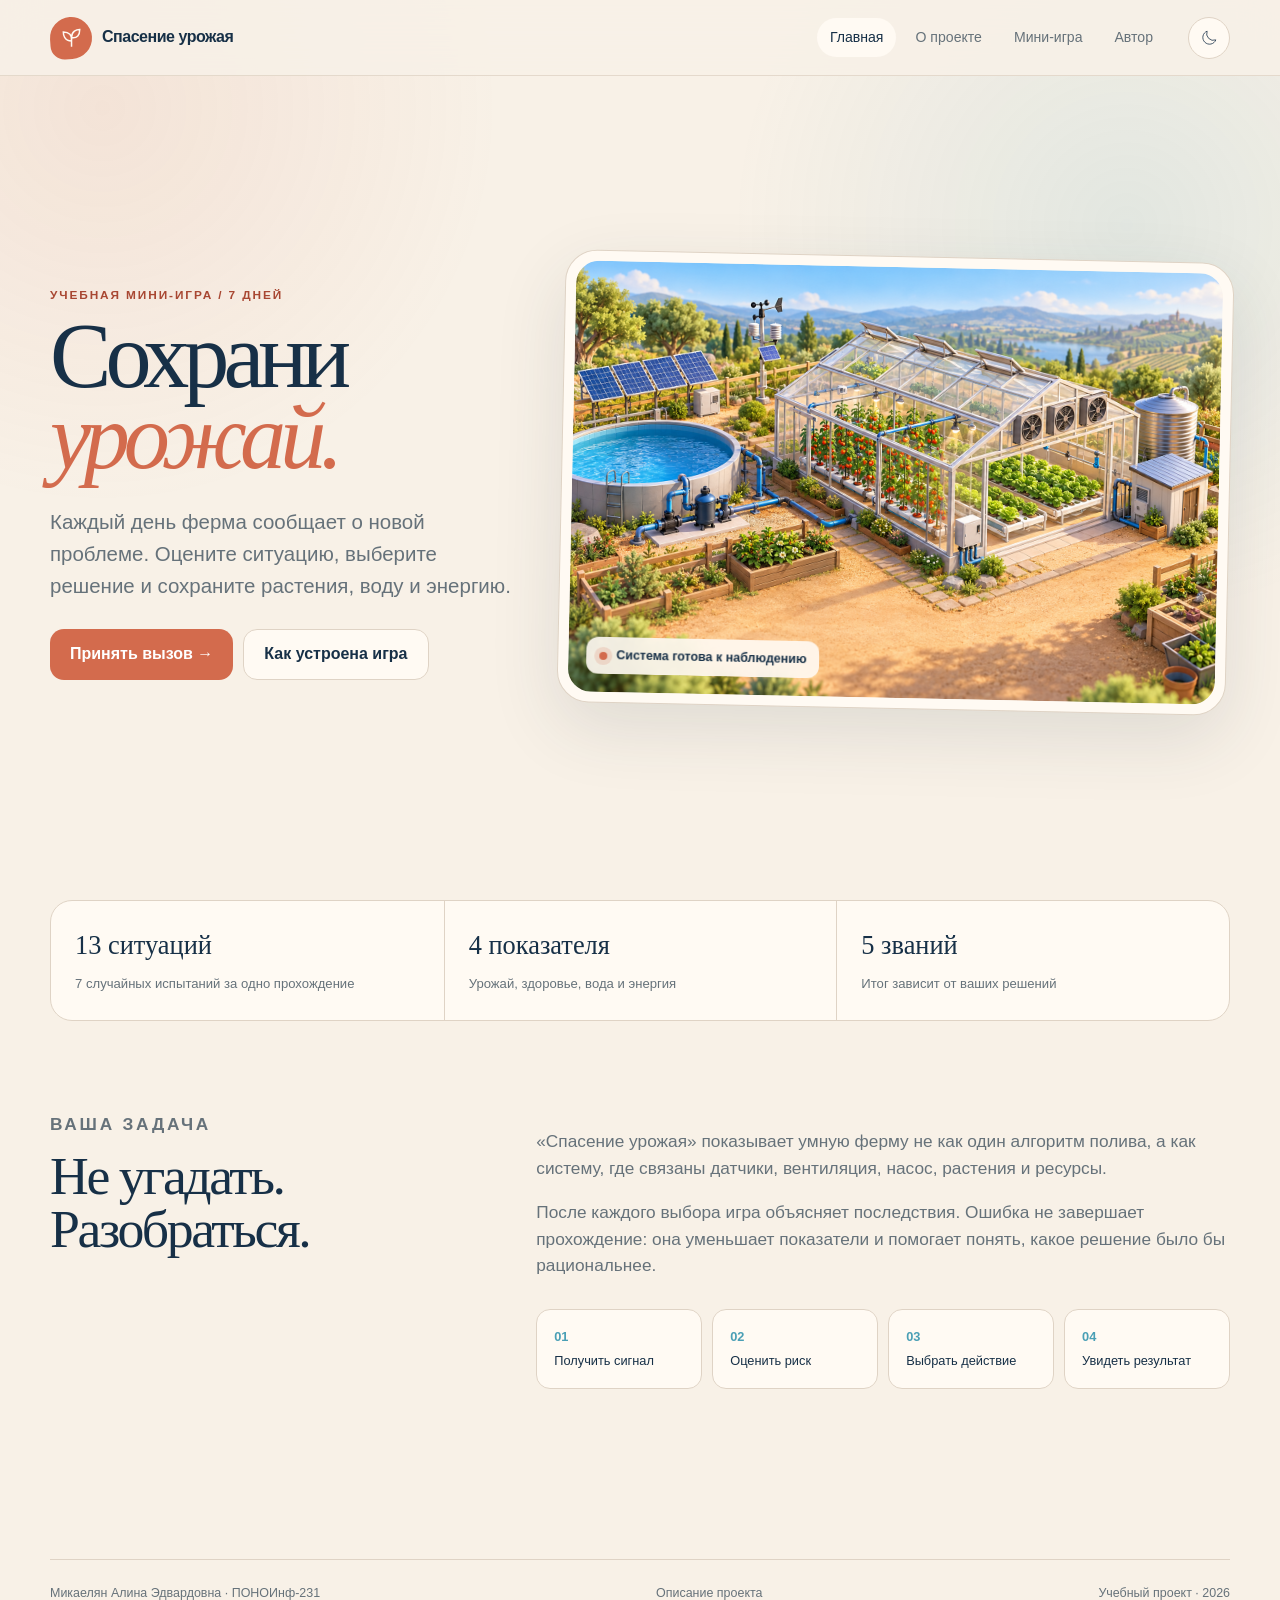
<file: index.html>
<!doctype html>
<html lang="ru">

<head>
  <meta charset="UTF-8" />
  <meta name="viewport"
        content="width=device-width,initial-scale=1" />
  <meta name="description"
        content="Спасение урожая — учебная мини-игра об управлении современной умной фермой." />
  <meta name="theme-color"
        content="#f8f1e7" />
  <title>Спасение урожая | Умная ферма</title>
  <link rel="icon"
        href="assets/favicon.svg"
        type="image/svg+xml" />
  <script src="theme.js">
  </script>
  <link rel="stylesheet"
        href="style.css" />
  <script src="site.js"
          defer>
  </script>
</head>

<body>
  <a class="skip"
     href="#main">К содержанию</a>
  <header class="site-header container">
    <a class="brand"
       href="index.html">
      <span class="brand-mark">
        <svg viewBox="0 0 28 28"
             fill="none"
             aria-hidden="true">
          <path d="M14 24V11M14 17C5 17 4 9 4 6c7 0 11 4 10 11ZM14 13c0-8 6-10 10-10 0 7-3 11-10 10Z"
                stroke="currentColor"
                stroke-width="1.8" />
        </svg>
      </span>
      <span>Спасение урожая</span>
    </a>
    <nav class="nav"
         id="navigation"
         aria-label="Основная навигация">
      <a href="index.html"
         aria-current="page">Главная</a>
      <a href="project.html">О проекте</a>
      <a href="game.html">Мини-игра</a>
      <a href="author.html">Автор</a>
    </nav>
    <div class="header-actions">
      <button class="theme-toggle"
              data-theme-toggle
              aria-label="Переключить тему">
        <svg class="moon"
             viewBox="0 0 24 24"
             fill="none"
             stroke="currentColor">
          <path d="M20 15A8.5 8.5 0 0 1 9 4a8.5 8.5 0 1 0 11 11Z" />
        </svg>
        <svg class="sun"
             viewBox="0 0 24 24"
             fill="none"
             stroke="currentColor">
          <circle cx="12"
                  cy="12"
                  r="4" />
          <path d="M12 1v3m0 16v3M1 12h3m16 0h3" />
        </svg>
      </button>
      <button class="menu-toggle"
              data-menu
              aria-label="Меню"
              aria-controls="navigation"
              aria-expanded="false">
        ☰
      </button>
    </div>
  </header>

  <main id="main"
        class="container">
    <section class="hero-rescue">
      <div class="hero-copy">
        <p class="eyebrow">Учебная мини-игра / 7 дней</p>
        <h1 class="display">
          Сохрани
          <br />
          <em>урожай.</em>
        </h1>
        <p class="lead">
          Каждый день ферма сообщает о новой проблеме. Оцените ситуацию, выберите
          решение и сохраните растения, воду и энергию.
        </p>
        <div class="hero-actions">
          <a class="btn"
             href="game.html">Принять вызов →</a>
          <a class="btn secondary"
             href="project.html">Как устроена игра</a>
        </div>
      </div>
      <figure class="greenhouse-card">
        <img src="assets/smart-greenhouse.png"
             width="1536"
             height="1024"
             alt="Современная умная теплица с резервуаром, солнечными панелями, датчиками и системой полива."
             fetchpriority="high" />
        <figcaption class="image-label">Система готова к наблюдению</figcaption>
      </figure>
    </section>

    <section class="mission-strip"
             aria-label="Особенности мини-игры">
      <article>
        <strong>13 ситуаций</strong>
        <span>7 случайных испытаний за одно прохождение</span>
      </article>
      <article>
        <strong>4 показателя</strong>
        <span>Урожай, здоровье, вода и энергия</span>
      </article>
      <article>
        <strong>5 званий</strong>
        <span>Итог зависит от ваших решений</span>
      </article>
    </section>

    <section class="home-story">
      <div>
        <p class="eyebrow">Ваша задача</p>
        <h2>
          Не угадать.
          <br />
          Разобраться.
        </h2>
      </div>
      <div>
        <p>
          «Спасение урожая» показывает умную ферму не как один алгоритм полива, а как
          систему, где связаны датчики, вентиляция, насос, растения и ресурсы.
        </p>
        <p>
          После каждого выбора игра объясняет последствия. Ошибка не завершает
          прохождение: она уменьшает показатели и помогает понять, какое решение было бы
          рациональнее.
        </p>
        <div class="day-flow"
             aria-label="Ход игрового дня">
          <span>
            <b>01</b>
            Получить сигнал
          </span>
          <span>
            <b>02</b>
            Оценить риск
          </span>
          <span>
            <b>03</b>
            Выбрать действие
          </span>
          <span>
            <b>04</b>
            Увидеть результат
          </span>
        </div>
      </div>
    </section>
  </main>

  <footer class="site-footer container">
    <span>Микаелян Алина Эдвардовна · ПОНОИнф-231</span>
    <a href="project.html">Описание проекта</a>
    <span>Учебный проект · 2026</span>
  </footer>
</body>

</html>
</file>
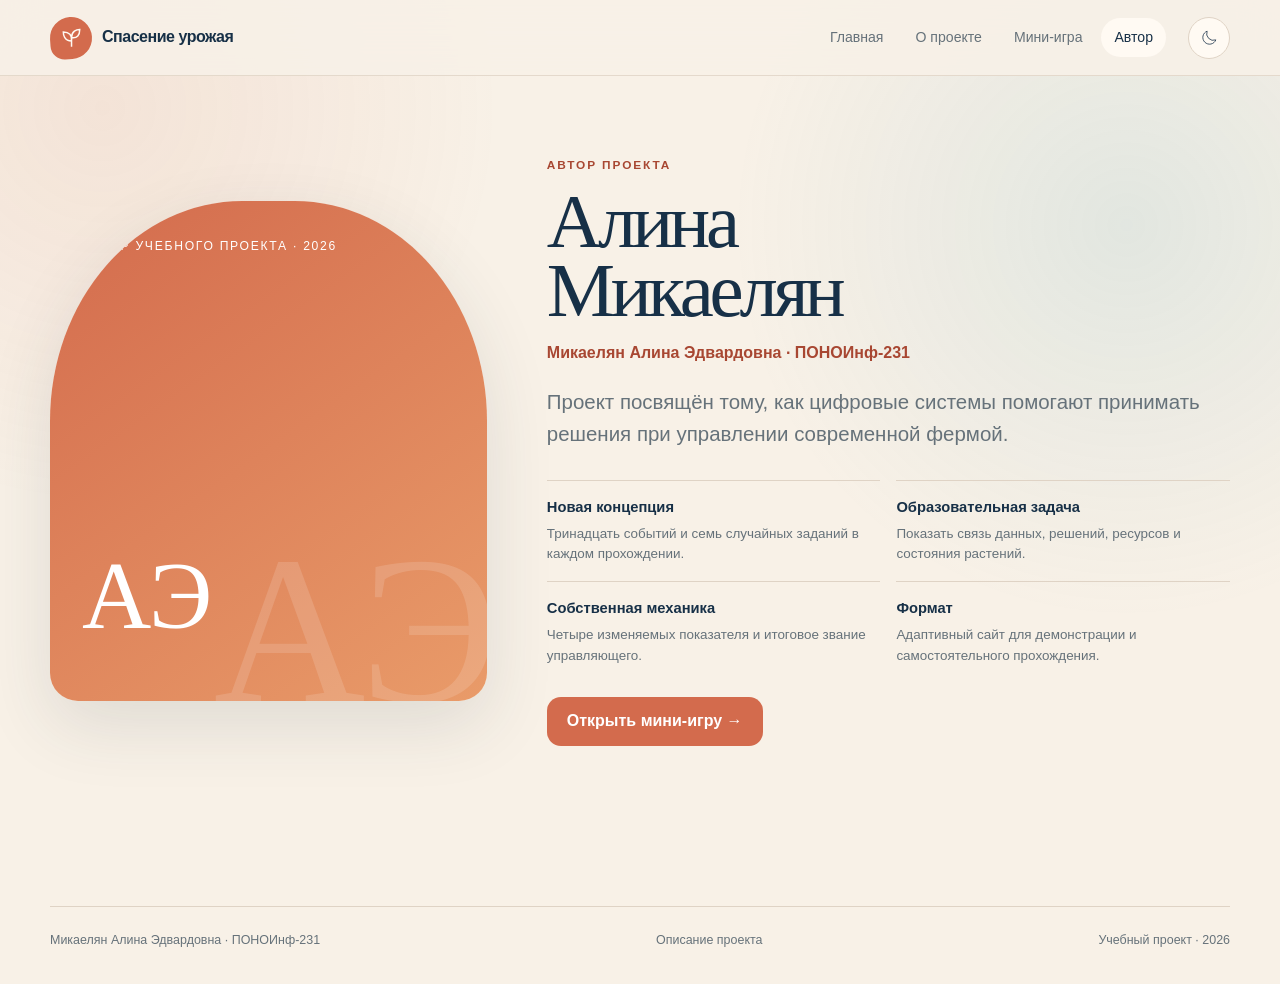
<file: author.html>
<!doctype html>
<html lang="ru">

<head>
  <meta charset="UTF-8" />
  <meta name="viewport"
        content="width=device-width,initial-scale=1" />
  <meta name="description"
        content="Автор проекта Спасение урожая — Микаелян Алина Эдвардовна." />
  <meta name="theme-color"
        content="#f8f1e7" />
  <title>Автор | Спасение урожая</title>
  <link rel="icon"
        href="assets/favicon.svg" />
  <script src="theme.js">
  </script>
  <link rel="stylesheet"
        href="style.css" />
  <script src="site.js"
          defer>
  </script>
</head>

<body>
  <a class="skip"
     href="#main">К содержанию</a>
  <header class="site-header container">
    <a class="brand"
       href="index.html">
      <span class="brand-mark">
        <svg viewBox="0 0 28 28"
             fill="none">
          <path d="M14 24V11M14 17C5 17 4 9 4 6c7 0 11 4 10 11ZM14 13c0-8 6-10 10-10 0 7-3 11-10 10Z"
                stroke="currentColor"
                stroke-width="1.8" />
        </svg>
      </span>
      <span>Спасение урожая</span>
    </a>
    <nav class="nav"
         id="navigation"
         aria-label="Основная навигация">
      <a href="index.html">Главная</a>
      <a href="project.html">О проекте</a>
      <a href="game.html">Мини-игра</a>
      <a href="author.html"
         aria-current="page">Автор</a>
    </nav>
    <div class="header-actions">
      <button class="theme-toggle"
              data-theme-toggle
              aria-label="Переключить тему">
        <svg class="moon"
             viewBox="0 0 24 24"
             fill="none"
             stroke="currentColor">
          <path d="M20 15A8.5 8.5 0 0 1 9 4a8.5 8.5 0 1 0 11 11Z" />
        </svg>
        <svg class="sun"
             viewBox="0 0 24 24"
             fill="none"
             stroke="currentColor">
          <circle cx="12"
                  cy="12"
                  r="4" />
          <path d="M12 1v3m0 16v3M1 12h3m16 0h3" />
        </svg>
      </button>
      <button class="menu-toggle"
              data-menu
              aria-label="Меню"
              aria-controls="navigation"
              aria-expanded="false">
        ☰
      </button>
    </div>
  </header>

  <main id="main"
        class="container">
    <section class="author-stage">
      <div class="author-badge">
        <span>Автор учебного проекта · 2026</span>
        <strong>АЭ</strong>
      </div>
      <div class="author-copy">
        <p class="eyebrow">Автор проекта</p>
        <h1>
          Алина
          <br />
          Микаелян
        </h1>
        <p class="group">Микаелян Алина Эдвардовна · ПОНОИнф-231</p>
        <p class="lead">
          Проект посвящён тому, как цифровые системы помогают принимать решения при
          управлении современной фермой.
        </p>
        <div class="author-notes">
          <article>
            <h2>Новая концепция</h2>
            <p>Тринадцать событий и семь случайных заданий в каждом прохождении.</p>
          </article>
          <article>
            <h2>Образовательная задача</h2>
            <p>Показать связь данных, решений, ресурсов и состояния растений.</p>
          </article>
          <article>
            <h2>Собственная механика</h2>
            <p>Четыре изменяемых показателя и итоговое звание управляющего.</p>
          </article>
          <article>
            <h2>Формат</h2>
            <p>Адаптивный сайт для демонстрации и самостоятельного прохождения.</p>
          </article>
        </div>
        <a class="btn"
           href="game.html">Открыть мини-игру →</a>
      </div>
    </section>
  </main>

  <footer class="site-footer container">
    <span>Микаелян Алина Эдвардовна · ПОНОИнф-231</span>
    <a href="project.html">Описание проекта</a>
    <span>Учебный проект · 2026</span>
  </footer>
</body>

</html>
</file>
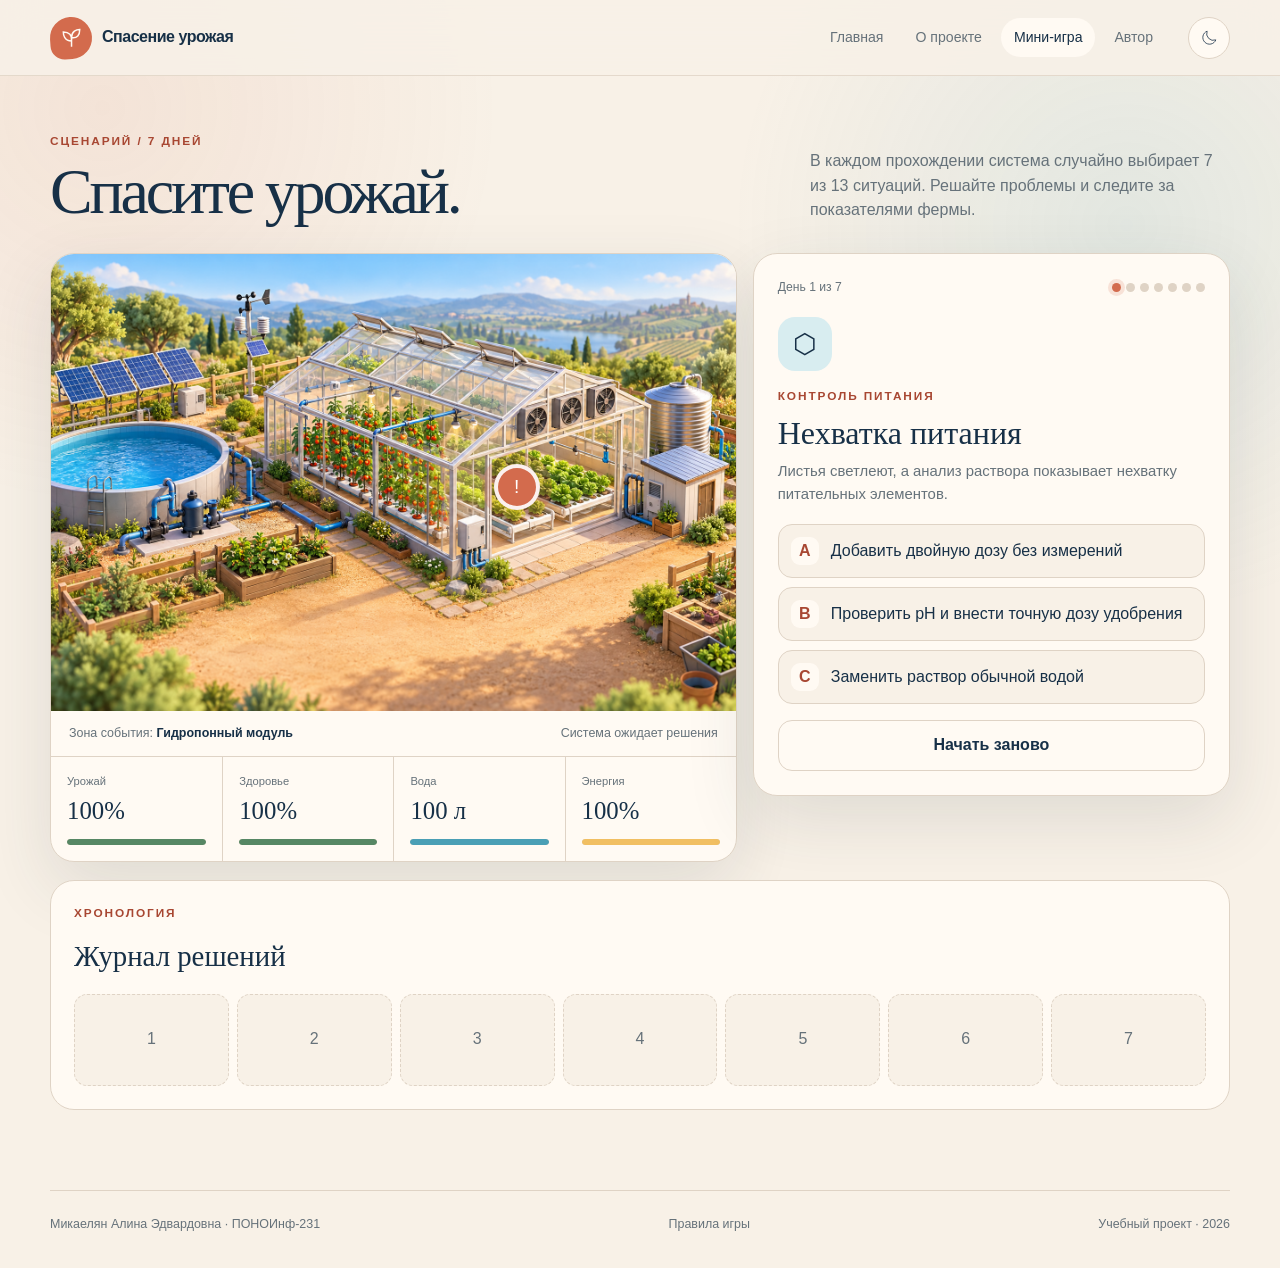
<file: game.html>
<!doctype html>
<html lang="ru">

<head>
  <meta charset="UTF-8" />
  <meta name="viewport"
        content="width=device-width,initial-scale=1" />
  <meta name="description"
        content="Мини-игра Спасение урожая: пройдите семь случайных ситуаций на умной ферме." />
  <meta name="theme-color"
        content="#f8f1e7" />
  <title>Мини-игра | Спасение урожая</title>
  <link rel="icon"
        href="assets/favicon.svg"
        type="image/svg+xml" />
  <script src="theme.js">
  </script>
  <link rel="stylesheet"
        href="style.css" />
  <script src="site.js"
          defer>
  </script>
  <script src="rescue-game.js"
          defer>
  </script>
</head>

<body>
  <a class="skip"
     href="#main">К содержанию</a>
  <header class="site-header container">
    <a class="brand"
       href="index.html">
      <span class="brand-mark">
        <svg viewBox="0 0 28 28"
             fill="none">
          <path d="M14 24V11M14 17C5 17 4 9 4 6c7 0 11 4 10 11ZM14 13c0-8 6-10 10-10 0 7-3 11-10 10Z"
                stroke="currentColor"
                stroke-width="1.8" />
        </svg>
      </span>
      <span>Спасение урожая</span>
    </a>
    <nav class="nav"
         id="navigation"
         aria-label="Основная навигация">
      <a href="index.html">Главная</a>
      <a href="project.html">О проекте</a>
      <a href="game.html"
         aria-current="page">Мини-игра</a>
      <a href="author.html">Автор</a>
    </nav>
    <div class="header-actions">
      <button class="theme-toggle"
              data-theme-toggle
              aria-label="Переключить тему">
        <svg class="moon"
             viewBox="0 0 24 24"
             fill="none"
             stroke="currentColor">
          <path d="M20 15A8.5 8.5 0 0 1 9 4a8.5 8.5 0 1 0 11 11Z" />
        </svg>
        <svg class="sun"
             viewBox="0 0 24 24"
             fill="none"
             stroke="currentColor">
          <circle cx="12"
                  cy="12"
                  r="4" />
          <path d="M12 1v3m0 16v3M1 12h3m16 0h3" />
        </svg>
      </button>
      <button class="menu-toggle"
              data-menu
              aria-label="Меню"
              aria-controls="navigation"
              aria-expanded="false">
        ☰
      </button>
    </div>
  </header>

  <main id="main"
        class="container">
    <header class="game-intro">
      <div>
        <p class="eyebrow">Сценарий / 7 дней</p>
        <h1>Спасите урожай.</h1>
      </div>
      <p>
        В каждом прохождении система случайно выбирает 7 из 13 ситуаций.
        Решайте проблемы и следите за показателями фермы.
      </p>
    </header>

    <section class="rescue-dashboard"
             id="rescue-game"
             aria-label="Игровая панель">
      <div class="scene-panel">
        <div class="scene-image">
          <img src="assets/smart-greenhouse.png"
               width="1536"
               height="1024"
               alt="Современная теплица с датчиками, водой, солнечными панелями и вентиляцией." />
          <span class="alert-marker"
                id="alert-marker"
                aria-hidden="true">!</span>
        </div>
        <div class="scene-caption">
          <span>Зона события: <strong id="event-zone">Теплица</strong>
          </span>
          <span id="system-status">Система ожидает решения</span>
        </div>
        <div class="hud"
             aria-label="Показатели фермы">
          <div class="metric harvest">
            <span>Урожай</span>
            <strong id="harvest-value">100%</strong>
            <div class="meter-track">
              <i id="harvest-bar">
              </i>
            </div>
          </div>
          <div class="metric health">
            <span>Здоровье</span>
            <strong id="health-value">100%</strong>
            <div class="meter-track">
              <i id="health-bar">
              </i>
            </div>
          </div>
          <div class="metric water">
            <span>Вода</span>
            <strong id="water-value">100 л</strong>
            <div class="meter-track">
              <i id="water-bar">
              </i>
            </div>
          </div>
          <div class="metric energy">
            <span>Энергия</span>
            <strong id="energy-value">100%</strong>
            <div class="meter-track">
              <i id="energy-bar">
              </i>
            </div>
          </div>
        </div>
      </div>

      <aside class="mission-panel"
             aria-labelledby="event-title">
        <div class="day-progress">
          <span id="day-label">День 1 из 7</span>
          <div class="day-dots"
               id="day-dots"
               aria-label="Прогресс игры">
          </div>
        </div>
        <div class="event-icon"
             id="event-icon"
             aria-hidden="true">☀</div>
        <p class="eyebrow"
           id="event-type">Климатическая ситуация</p>
        <h2 id="event-title">Аномальная жара</h2>
        <p class="event-description"
           id="event-description">
        </p>
        <div class="choices"
             id="choices"
             aria-label="Варианты решения">
        </div>
        <div class="feedback"
             id="feedback"
             hidden
             role="status"
             aria-live="polite">
          <strong id="feedback-title">
          </strong>
          <p id="feedback-text">
          </p>
        </div>
        <div class="mission-actions">
          <button class="btn"
                  id="next-event"
                  hidden>Следующий день →</button>
          <button class="btn secondary"
                  id="restart-game">
            Начать заново
          </button>
        </div>
      </aside>

      <section class="history-panel"
               aria-labelledby="history-title">
        <p class="eyebrow">Хронология</p>
        <h2 id="history-title">Журнал решений</h2>
        <div class="event-log"
             id="event-log">
        </div>
      </section>
    </section>

    <section class="results"
             id="results"
             hidden
             aria-labelledby="rank-title">
      <p class="eyebrow">Сценарий завершён</p>
      <h2 id="rank-title">
      </h2>
      <p id="rank-description">
      </p>
      <div class="result-grid">
        <div>
          <strong id="final-harvest">
          </strong>
          <span>урожай</span>
        </div>
        <div>
          <strong id="final-health">
          </strong>
          <span>здоровье</span>
        </div>
        <div>
          <strong id="final-resources">
          </strong>
          <span>ресурсы</span>
        </div>
        <div>
          <strong id="final-correct">
          </strong>
          <span>верные решения</span>
        </div>
      </div>
      <button class="btn"
              id="play-again">Пройти ещё раз →</button>
    </section>
  </main>

  <footer class="site-footer container">
    <span>Микаелян Алина Эдвардовна · ПОНОИнф-231</span>
    <a href="project.html#model">Правила игры</a>
    <span>Учебный проект · 2026</span>
  </footer>
</body>

</html>
</file>
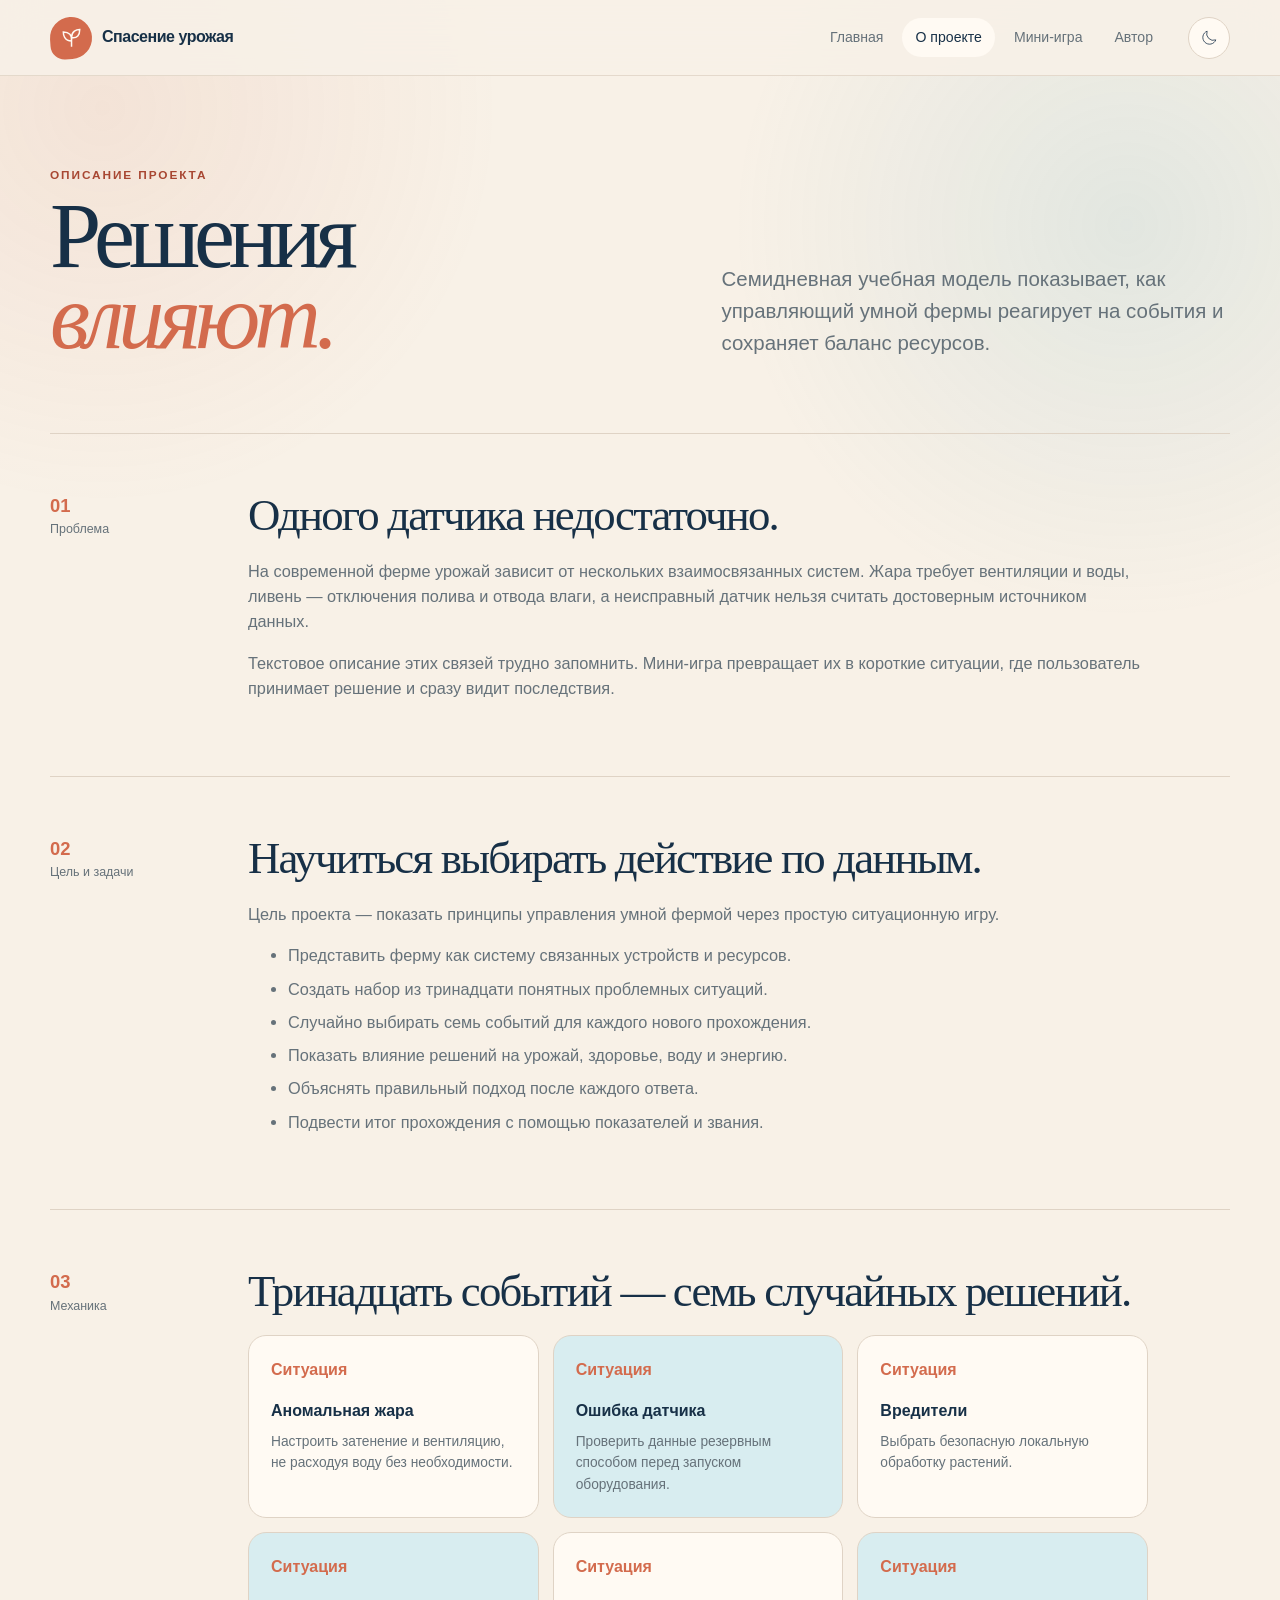
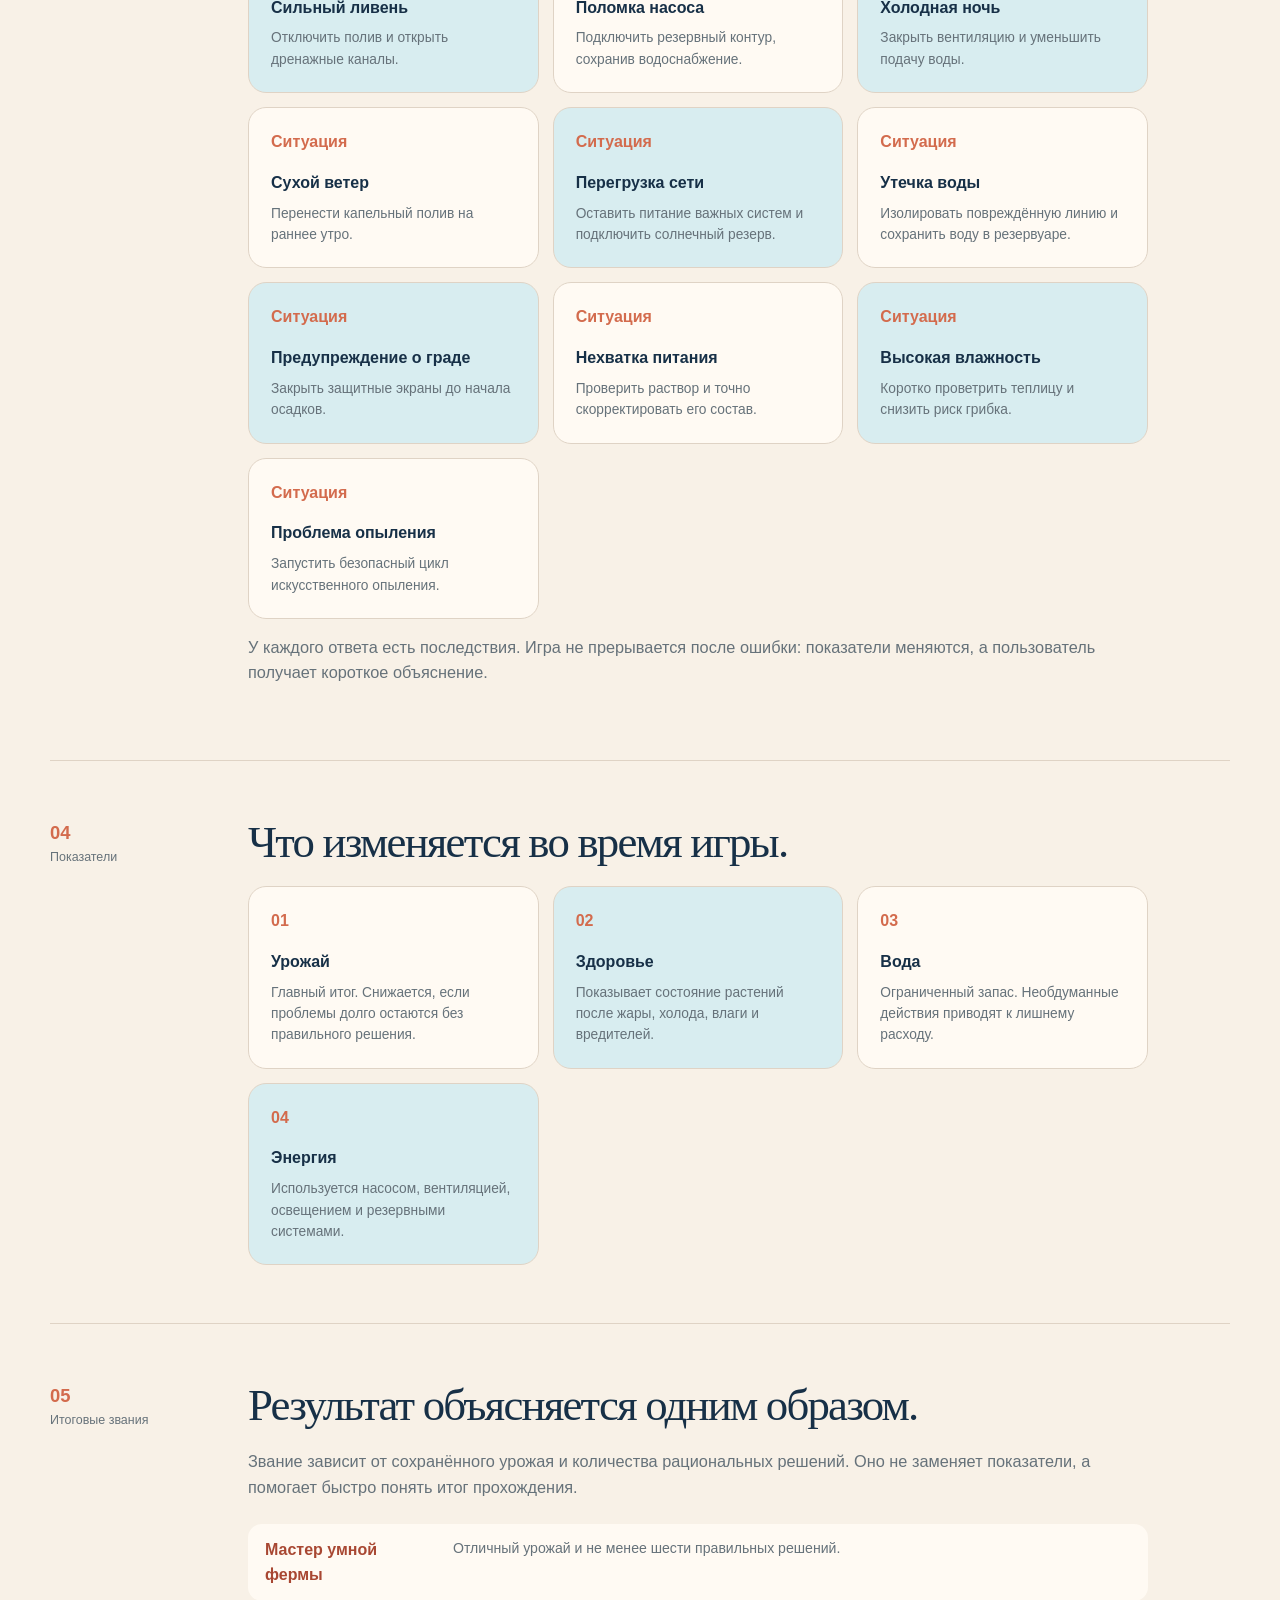
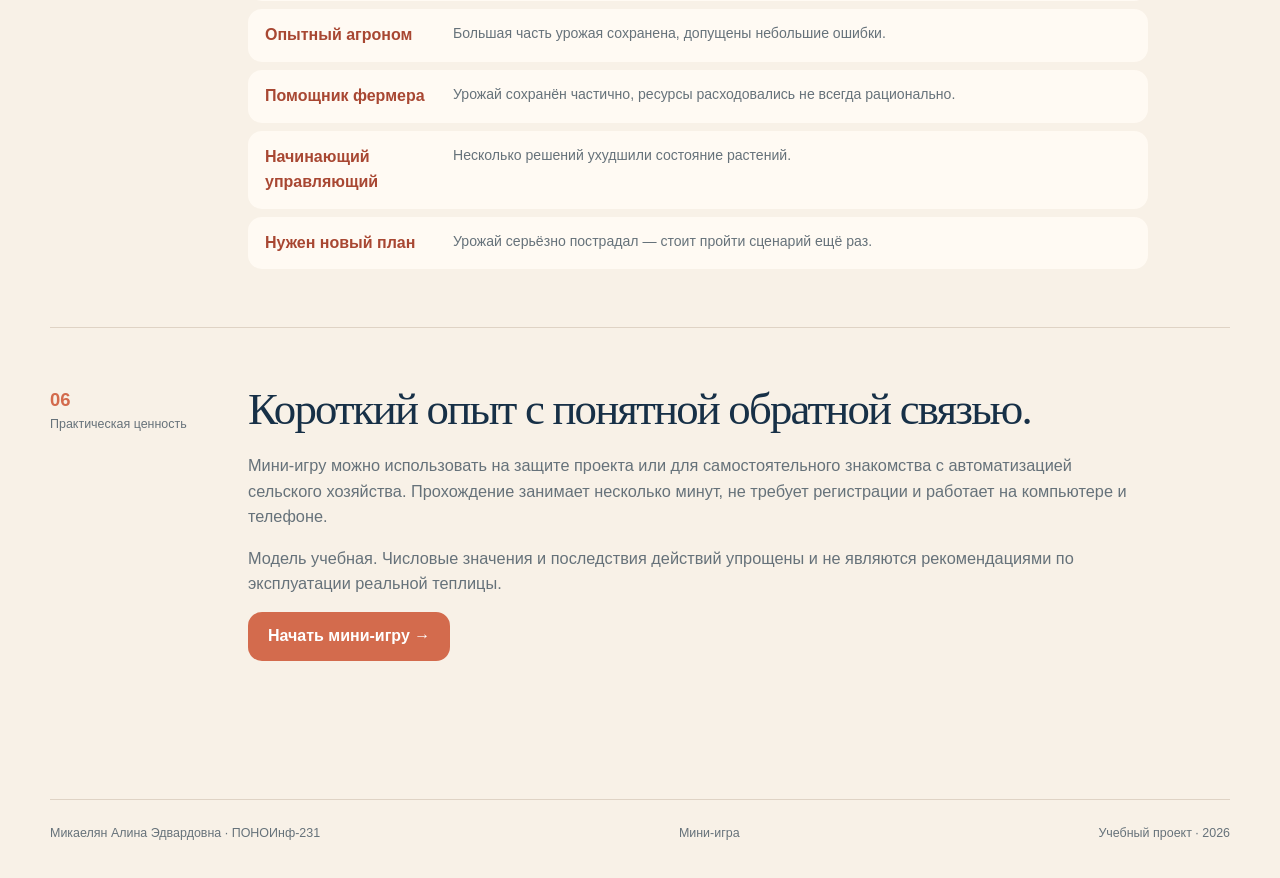
<file: project.html>
<!doctype html>
<html lang="ru">

<head>
  <meta charset="UTF-8" />
  <meta name="viewport"
        content="width=device-width,initial-scale=1" />
  <meta name="description"
        content="Описание учебного проекта и механики мини-игры Спасение урожая." />
  <meta name="theme-color"
        content="#f8f1e7" />
  <title>О проекте | Спасение урожая</title>
  <link rel="icon"
        href="assets/favicon.svg"
        type="image/svg+xml" />
  <script src="theme.js">
  </script>
  <link rel="stylesheet"
        href="style.css" />
  <script src="site.js"
          defer>
  </script>
</head>

<body>
  <a class="skip"
     href="#main">К содержанию</a>
  <header class="site-header container">
    <a class="brand"
       href="index.html">
      <span class="brand-mark">
        <svg viewBox="0 0 28 28"
             fill="none">
          <path d="M14 24V11M14 17C5 17 4 9 4 6c7 0 11 4 10 11ZM14 13c0-8 6-10 10-10 0 7-3 11-10 10Z"
                stroke="currentColor"
                stroke-width="1.8" />
        </svg>
      </span>
      <span>Спасение урожая</span>
    </a>
    <nav class="nav"
         id="navigation"
         aria-label="Основная навигация">
      <a href="index.html">Главная</a>
      <a href="project.html"
         aria-current="page">О проекте</a>
      <a href="game.html">Мини-игра</a>
      <a href="author.html">Автор</a>
    </nav>
    <div class="header-actions">
      <button class="theme-toggle"
              data-theme-toggle
              aria-label="Переключить тему">
        <svg class="moon"
             viewBox="0 0 24 24"
             fill="none"
             stroke="currentColor">
          <path d="M20 15A8.5 8.5 0 0 1 9 4a8.5 8.5 0 1 0 11 11Z" />
        </svg>
        <svg class="sun"
             viewBox="0 0 24 24"
             fill="none"
             stroke="currentColor">
          <circle cx="12"
                  cy="12"
                  r="4" />
          <path d="M12 1v3m0 16v3M1 12h3m16 0h3" />
        </svg>
      </button>
      <button class="menu-toggle"
              data-menu
              aria-label="Меню"
              aria-controls="navigation"
              aria-expanded="false">
        ☰
      </button>
    </div>
  </header>

  <main id="main"
        class="container">
    <header class="page-hero">
      <div>
        <p class="eyebrow">Описание проекта</p>
        <h1 class="display">
          Решения
          <br />
          <em>влияют.</em>
        </h1>
      </div>
      <p class="lead">
        Семидневная учебная модель показывает, как управляющий умной фермы реагирует на
        события и сохраняет баланс ресурсов.
      </p>
    </header>

    <section class="chapter">
      <div class="chapter-label">
        <b>01</b>
        Проблема
      </div>
      <div class="chapter-body">
        <h2>Одного датчика недостаточно.</h2>
        <p>
          На современной ферме урожай зависит от нескольких взаимосвязанных систем. Жара
          требует вентиляции и воды, ливень — отключения полива и отвода влаги, а
          неисправный датчик нельзя считать достоверным источником данных.
        </p>
        <p>
          Текстовое описание этих связей трудно запомнить. Мини-игра превращает их в
          короткие ситуации, где пользователь принимает решение и сразу видит
          последствия.
        </p>
      </div>
    </section>

    <section class="chapter">
      <div class="chapter-label">
        <b>02</b>
        Цель и задачи
      </div>
      <div class="chapter-body">
        <h2>Научиться выбирать действие по данным.</h2>
        <p>
          Цель проекта — показать принципы управления умной фермой через простую
          ситуационную игру.
        </p>
        <ul>
          <li>Представить ферму как систему связанных устройств и ресурсов.</li>
          <li>Создать набор из тринадцати понятных проблемных ситуаций.</li>
          <li>Случайно выбирать семь событий для каждого нового прохождения.</li>
          <li>Показать влияние решений на урожай, здоровье, воду и энергию.</li>
          <li>Объяснять правильный подход после каждого ответа.</li>
          <li>Подвести итог прохождения с помощью показателей и звания.</li>
        </ul>
      </div>
    </section>

    <section class="chapter"
             id="model">
      <div class="chapter-label">
        <b>03</b>
        Механика
      </div>
      <div class="chapter-body">
        <h2>Тринадцать событий — семь случайных решений.</h2>
        <div class="research-grid">
          <article class="brief-card">
            <span>Ситуация</span>
            <h3>Аномальная жара</h3>
            <p>Настроить затенение и вентиляцию, не расходуя воду без необходимости.</p>
          </article>
          <article class="brief-card">
            <span>Ситуация</span>
            <h3>Ошибка датчика</h3>
            <p>Проверить данные резервным способом перед запуском оборудования.</p>
          </article>
          <article class="brief-card">
            <span>Ситуация</span>
            <h3>Вредители</h3>
            <p>Выбрать безопасную локальную обработку растений.</p>
          </article>
          <article class="brief-card">
            <span>Ситуация</span>
            <h3>Сильный ливень</h3>
            <p>Отключить полив и открыть дренажные каналы.</p>
          </article>
          <article class="brief-card">
            <span>Ситуация</span>
            <h3>Поломка насоса</h3>
            <p>Подключить резервный контур, сохранив водоснабжение.</p>
          </article>
          <article class="brief-card">
            <span>Ситуация</span>
            <h3>Холодная ночь</h3>
            <p>Закрыть вентиляцию и уменьшить подачу воды.</p>
          </article>
          <article class="brief-card">
            <span>Ситуация</span>
            <h3>Сухой ветер</h3>
            <p>Перенести капельный полив на раннее утро.</p>
          </article>
          <article class="brief-card">
            <span>Ситуация</span>
            <h3>Перегрузка сети</h3>
            <p>Оставить питание важных систем и подключить солнечный резерв.</p>
          </article>
          <article class="brief-card">
            <span>Ситуация</span>
            <h3>Утечка воды</h3>
            <p>Изолировать повреждённую линию и сохранить воду в резервуаре.</p>
          </article>
          <article class="brief-card">
            <span>Ситуация</span>
            <h3>Предупреждение о граде</h3>
            <p>Закрыть защитные экраны до начала осадков.</p>
          </article>
          <article class="brief-card">
            <span>Ситуация</span>
            <h3>Нехватка питания</h3>
            <p>Проверить раствор и точно скорректировать его состав.</p>
          </article>
          <article class="brief-card">
            <span>Ситуация</span>
            <h3>Высокая влажность</h3>
            <p>Коротко проветрить теплицу и снизить риск грибка.</p>
          </article>
          <article class="brief-card">
            <span>Ситуация</span>
            <h3>Проблема опыления</h3>
            <p>Запустить безопасный цикл искусственного опыления.</p>
          </article>
        </div>
        <p>
          У каждого ответа есть последствия. Игра не прерывается после ошибки:
          показатели меняются, а пользователь получает короткое объяснение.
        </p>
      </div>
    </section>

    <section class="chapter">
      <div class="chapter-label">
        <b>04</b>
        Показатели
      </div>
      <div class="chapter-body">
        <h2>Что изменяется во время игры.</h2>
        <div class="research-grid">
          <article class="brief-card">
            <span>01</span>
            <h3>Урожай</h3>
            <p>
              Главный итог. Снижается, если проблемы долго остаются без правильного
              решения.
            </p>
          </article>
          <article class="brief-card">
            <span>02</span>
            <h3>Здоровье</h3>
            <p>Показывает состояние растений после жары, холода, влаги и вредителей.</p>
          </article>
          <article class="brief-card">
            <span>03</span>
            <h3>Вода</h3>
            <p>Ограниченный запас. Необдуманные действия приводят к лишнему расходу.</p>
          </article>
          <article class="brief-card">
            <span>04</span>
            <h3>Энергия</h3>
            <p>Используется насосом, вентиляцией, освещением и резервными системами.</p>
          </article>
        </div>
      </div>
    </section>

    <section class="chapter">
      <div class="chapter-label">
        <b>05</b>
        Итоговые звания
      </div>
      <div class="chapter-body">
        <h2>Результат объясняется одним образом.</h2>
        <p>
          Звание зависит от сохранённого урожая и количества рациональных решений. Оно
          не заменяет показатели, а помогает быстро понять итог прохождения.
        </p>
        <div class="rank-table">
          <div class="rank-row">
            <strong>Мастер умной фермы</strong>
            <span>Отличный урожай и не менее шести правильных решений.</span>
          </div>
          <div class="rank-row">
            <strong>Опытный агроном</strong>
            <span>Большая часть урожая сохранена, допущены небольшие ошибки.</span>
          </div>
          <div class="rank-row">
            <strong>Помощник фермера</strong>
            <span>
              Урожай сохранён частично, ресурсы расходовались не всегда рационально.
            </span>
          </div>
          <div class="rank-row">
            <strong>Начинающий управляющий</strong>
            <span>Несколько решений ухудшили состояние растений.</span>
          </div>
          <div class="rank-row">
            <strong>Нужен новый план</strong>
            <span>Урожай серьёзно пострадал — стоит пройти сценарий ещё раз.</span>
          </div>
        </div>
      </div>
    </section>

    <section class="chapter">
      <div class="chapter-label">
        <b>06</b>
        Практическая ценность
      </div>
      <div class="chapter-body">
        <h2>Короткий опыт с понятной обратной связью.</h2>
        <p>
          Мини-игру можно использовать на защите проекта или для самостоятельного
          знакомства с автоматизацией сельского хозяйства. Прохождение занимает
          несколько минут, не требует регистрации и работает на компьютере и телефоне.
        </p>
        <p>
          Модель учебная. Числовые значения и последствия действий упрощены и не
          являются рекомендациями по эксплуатации реальной теплицы.
        </p>
        <a class="btn"
           href="game.html">Начать мини-игру →</a>
      </div>
    </section>
  </main>

  <footer class="site-footer container">
    <span>Микаелян Алина Эдвардовна · ПОНОИнф-231</span>
    <a href="game.html">Мини-игра</a>
    <span>Учебный проект · 2026</span>
  </footer>
</body>

</html>
</file>
<file: style.css>
:root {
  color-scheme: light;
  --cream: #f8f1e7;
  --paper: #fffaf3;
  --navy: #173047;
  --muted: #66727a;
  --line: #dfd3c5;
  --terra: #d36b4d;
  --terra-dark: #a84732;
  --blue: #4a9fb5;
  --blue-soft: #d8edf0;
  --mint: #85aaa0;
  --yellow: #f1bf62;
  --green: #568764;
  --danger: #b94b40;
  --shadow: 0 24px 70px rgba(38, 55, 65, 0.12);
}

[data-theme="dark"] {
  color-scheme: dark;
  --cream: #111b24;
  --paper: #192631;
  --navy: #edf2ef;
  --muted: #aab6bd;
  --line: #354653;
  --terra: #ef896c;
  --terra-dark: #ffad96;
  --blue: #72bed0;
  --blue-soft: #243d48;
  --mint: #9bc3b8;
  --yellow: #f4c76e;
  --green: #8db99a;
  --danger: #ef8075;
  --shadow: 0 24px 70px rgba(0, 0, 0, 0.28);
}

* {
  box-sizing: border-box;
}

[hidden] {
  display: none !important;
}

html {
  scroll-behavior: smooth;
}

body {
  margin: 0;
  background: var(--cream);
  color: var(--navy);
  font-family: "Segoe UI", Arial, sans-serif;
  line-height: 1.55;
}

body::before {
  content: "";
  position: fixed;
  inset: 0;
  pointer-events: none;
  z-index: -1;
  background:
    radial-gradient(circle at 8% 12%, rgba(211, 107, 77, 0.1), transparent 28%),
    radial-gradient(
      circle at 88% 25%,
      rgba(74, 159, 181, 0.12),
      transparent 30%
    );
}

a {
  color: inherit;
}

button,
input {
  font: inherit;
}

button {
  color: inherit;
}

.skip {
  position: fixed;
  top: -80px;
  left: 16px;
  z-index: 100;
  padding: 10px 14px;
  border-radius: 10px;
  background: var(--navy);
  color: var(--cream);
}

.skip:focus {
  top: 12px;
}

.container {
  width: min(1180px, calc(100% - 40px));
  margin-inline: auto;
}

.site-header {
  position: sticky;
  top: 0;
  z-index: 40;
  display: flex;
  align-items: center;
  gap: 22px;
  min-height: 76px;
  border-bottom: 1px solid color-mix(in srgb, var(--line) 78%, transparent);
  background: color-mix(in srgb, var(--cream) 88%, transparent);
  backdrop-filter: blur(18px);
}

.site-header.container {
  width: 100%;
  max-width: none;
  padding-inline: max(20px, calc((100vw - 1180px) / 2));
}

.brand {
  display: inline-flex;
  align-items: center;
  gap: 10px;
  font-weight: 850;
  text-decoration: none;
  letter-spacing: -0.03em;
}

.brand-mark {
  display: grid;
  place-items: center;
  width: 42px;
  height: 42px;
  border-radius: 50% 50% 50% 14px;
  background: var(--terra);
  color: #fffaf3;
  transform: rotate(-4deg);
}

.brand-mark svg {
  width: 23px;
  transform: rotate(4deg);
}

.nav {
  display: flex;
  align-items: center;
  gap: 6px;
  margin-left: auto;
}

.nav a {
  padding: 9px 13px;
  border-radius: 999px;
  color: var(--muted);
  font-size: 0.88rem;
  text-decoration: none;
}

.nav a:hover,
.nav a[aria-current="page"] {
  background: var(--paper);
  color: var(--navy);
}

.header-actions {
  display: flex;
  gap: 8px;
}

.theme-toggle,
.menu-toggle {
  display: grid;
  place-items: center;
  width: 42px;
  height: 42px;
  padding: 0;
  border: 1px solid var(--line);
  border-radius: 50%;
  background: var(--paper);
  cursor: pointer;
}

.theme-toggle svg {
  width: 19px;
}

.theme-toggle .sun,
[data-theme="dark"] .theme-toggle .moon {
  display: none;
}

[data-theme="dark"] .theme-toggle .sun {
  display: block;
}

.menu-toggle {
  display: none;
}

.eyebrow {
  margin: 0 0 12px;
  color: var(--terra-dark);
  font-size: 0.74rem;
  font-weight: 800;
  letter-spacing: 0.16em;
  text-transform: uppercase;
}

.display {
  margin: 0;
  font-family: Georgia, "Times New Roman", serif;
  font-size: clamp(3.5rem, 7.2vw, 7.7rem);
  font-weight: 400;
  letter-spacing: -0.065em;
  line-height: 0.88;
}

.display em {
  color: var(--terra);
  font-weight: inherit;
}

.lead {
  color: var(--muted);
  font-size: clamp(1.05rem, 1.7vw, 1.28rem);
}

.btn {
  display: inline-flex;
  align-items: center;
  justify-content: center;
  gap: 10px;
  min-height: 48px;
  padding: 12px 20px;
  border: 0;
  border-radius: 14px;
  background: var(--terra);
  color: #fff;
  font-weight: 750;
  text-decoration: none;
  cursor: pointer;
  transition:
    transform 0.2s ease,
    box-shadow 0.2s ease;
}

.btn:hover {
  transform: translateY(-2px);
  box-shadow: 0 12px 28px rgba(211, 107, 77, 0.24);
}

.btn.secondary {
  border: 1px solid var(--line);
  background: var(--paper);
  color: var(--navy);
}

.btn:disabled {
  opacity: 0.48;
  cursor: default;
  transform: none;
  box-shadow: none;
}

.hero-rescue {
  display: grid;
  grid-template-columns: minmax(0, 0.82fr) minmax(520px, 1.18fr);
  gap: 46px;
  align-items: center;
  min-height: calc(100vh - 76px);
  padding: 54px 0 64px;
}

.hero-copy .lead {
  max-width: 590px;
  margin: 28px 0;
}

.hero-actions {
  display: flex;
  flex-wrap: wrap;
  gap: 10px;
}

.greenhouse-card {
  position: relative;
  margin: 0;
  padding: 10px;
  border: 1px solid var(--line);
  border-radius: 32px;
  background: var(--paper);
  box-shadow: var(--shadow);
  transform: rotate(1.2deg);
}

.greenhouse-card img,
.scene-image img {
  display: block;
  width: 100%;
  height: 100%;
  object-fit: cover;
  border-radius: 23px;
}

.greenhouse-card img {
  aspect-ratio: 3 / 2;
}

.image-label {
  position: absolute;
  left: 28px;
  bottom: 28px;
  display: flex;
  align-items: center;
  gap: 9px;
  padding: 9px 13px;
  border-radius: 12px;
  background: rgba(255, 250, 243, 0.9);
  color: #173047;
  font-size: 0.78rem;
  font-weight: 750;
  backdrop-filter: blur(10px);
}

.image-label::before {
  content: "";
  width: 8px;
  height: 8px;
  border-radius: 50%;
  background: var(--terra);
  box-shadow: 0 0 0 5px rgba(211, 107, 77, 0.18);
}

.mission-strip {
  display: grid;
  grid-template-columns: repeat(3, 1fr);
  margin: 0 0 90px;
  border: 1px solid var(--line);
  border-radius: 22px;
  background: var(--paper);
  overflow: hidden;
}

.mission-strip article {
  padding: 24px;
}

.mission-strip article + article {
  border-left: 1px solid var(--line);
}

.mission-strip strong {
  display: block;
  margin-bottom: 5px;
  font-family: Georgia, serif;
  font-size: 1.65rem;
  font-weight: 400;
}

.mission-strip span {
  color: var(--muted);
  font-size: 0.82rem;
}

.home-story {
  display: grid;
  grid-template-columns: 0.75fr 1.25fr;
  gap: 70px;
  padding-bottom: 90px;
}

.home-story h2,
.section-title {
  margin: 0;
  font-family: Georgia, serif;
  font-size: clamp(2.3rem, 4.2vw, 4.7rem);
  font-weight: 400;
  letter-spacing: -0.045em;
  line-height: 1;
}

.home-story p {
  color: var(--muted);
  font-size: 1.08rem;
}

.day-flow {
  display: grid;
  grid-template-columns: repeat(4, 1fr);
  gap: 10px;
  margin-top: 30px;
}

.day-flow span {
  padding: 17px;
  border: 1px solid var(--line);
  border-radius: 14px;
  background: var(--paper);
  font-size: 0.8rem;
}

.day-flow b {
  display: block;
  margin-bottom: 4px;
  color: var(--blue);
}

.page-hero {
  display: grid;
  grid-template-columns: 1.1fr 0.9fr;
  gap: 50px;
  align-items: end;
  padding: 90px 0 74px;
}

.page-hero .lead {
  margin: 0;
}

.chapter {
  display: grid;
  grid-template-columns: 160px minmax(0, 1fr);
  gap: 38px;
  padding: 58px 0;
  border-top: 1px solid var(--line);
}

.chapter-label {
  color: var(--muted);
  font-size: 0.78rem;
}

.chapter-label b {
  display: block;
  color: var(--terra);
  font-size: 1.15rem;
}

.chapter-body {
  max-width: 900px;
}

.chapter-body h2 {
  margin: 0 0 20px;
  font-family: Georgia, serif;
  font-size: clamp(2rem, 3.5vw, 3.7rem);
  font-weight: 400;
  letter-spacing: -0.04em;
  line-height: 1.05;
}

.chapter-body > p,
.chapter-body > ul {
  color: var(--muted);
  font-size: 1.02rem;
}

.chapter-body li {
  margin-bottom: 8px;
}

.research-grid {
  display: grid;
  grid-template-columns: repeat(3, 1fr);
  gap: 14px;
}

.brief-card {
  padding: 22px;
  border: 1px solid var(--line);
  border-radius: 18px;
  background: var(--paper);
}

.brief-card:nth-child(2n) {
  background: var(--blue-soft);
}

.brief-card span {
  color: var(--terra);
  font-weight: 850;
}

.brief-card h3 {
  margin: 16px 0 7px;
  font-size: 1rem;
}

.brief-card p {
  margin: 0;
  color: var(--muted);
  font-size: 0.86rem;
}

.rank-table {
  display: grid;
  gap: 8px;
  margin-top: 24px;
}

.rank-row {
  display: grid;
  grid-template-columns: 170px 1fr;
  gap: 18px;
  padding: 14px 17px;
  border-radius: 14px;
  background: var(--paper);
}

.rank-row strong {
  color: var(--terra-dark);
}

.rank-row span {
  color: var(--muted);
  font-size: 0.88rem;
}

.game-intro {
  display: flex;
  justify-content: space-between;
  gap: 25px;
  align-items: end;
  padding: 56px 0 30px;
}

.game-intro h1 {
  margin: 0;
  font-family: Georgia, serif;
  font-size: clamp(2.8rem, 5vw, 5.4rem);
  font-weight: 400;
  letter-spacing: -0.05em;
  line-height: 0.95;
}

.game-intro p:last-child {
  max-width: 420px;
  margin: 0;
  color: var(--muted);
}

.rescue-dashboard {
  display: grid;
  grid-template-columns: minmax(0, 1.18fr) minmax(360px, 0.82fr);
  gap: 16px;
  align-items: start;
}

.scene-panel,
.mission-panel,
.history-panel {
  border: 1px solid var(--line);
  border-radius: 24px;
  background: var(--paper);
  box-shadow: var(--shadow);
}

.scene-panel {
  overflow: hidden;
}

.scene-image {
  position: relative;
  aspect-ratio: 3 / 2;
  overflow: hidden;
}

.scene-image img {
  border-radius: 0;
}

.alert-marker {
  position: absolute;
  left: 50%;
  top: 45%;
  display: grid;
  place-items: center;
  width: 46px;
  height: 46px;
  border: 4px solid rgba(255, 255, 255, 0.9);
  border-radius: 50%;
  background: var(--terra);
  color: white;
  font-size: 1.2rem;
  box-shadow: 0 0 0 12px rgba(211, 107, 77, 0.25);
  transform: translate(-50%, -50%);
  animation: pulse 1.8s ease-in-out infinite;
  transition:
    left 0.35s ease,
    top 0.35s ease;
}

@keyframes pulse {
  50% {
    box-shadow: 0 0 0 22px rgba(211, 107, 77, 0.08);
  }
}

.scene-caption {
  display: flex;
  justify-content: space-between;
  gap: 16px;
  padding: 13px 18px;
  color: var(--muted);
  font-size: 0.78rem;
}

.scene-caption strong {
  color: var(--navy);
}

.hud {
  display: grid;
  grid-template-columns: repeat(4, 1fr);
  border-top: 1px solid var(--line);
}

.metric {
  padding: 16px;
}

.metric + .metric {
  border-left: 1px solid var(--line);
}

.metric span {
  display: block;
  color: var(--muted);
  font-size: 0.7rem;
}

.metric strong {
  display: block;
  margin: 2px 0 8px;
  font-family: Georgia, serif;
  font-size: 1.55rem;
  font-weight: 400;
}

.meter-track {
  height: 6px;
  border-radius: 99px;
  background: var(--line);
  overflow: hidden;
}

.meter-track i {
  display: block;
  width: 100%;
  height: 100%;
  border-radius: inherit;
  background: var(--blue);
  transition: width 0.3s ease;
}

.metric.health .meter-track i,
.metric.harvest .meter-track i {
  background: var(--green);
}

.metric.energy .meter-track i {
  background: var(--yellow);
}

.mission-panel {
  padding: 24px;
}

.day-progress {
  display: flex;
  align-items: center;
  justify-content: space-between;
  gap: 14px;
  margin-bottom: 20px;
}

.day-progress span {
  color: var(--muted);
  font-size: 0.76rem;
}

.day-dots {
  display: flex;
  gap: 5px;
}

.day-dots i {
  width: 9px;
  height: 9px;
  border-radius: 50%;
  background: var(--line);
}

.day-dots i.done {
  background: var(--green);
}

.day-dots i.current {
  background: var(--terra);
  box-shadow: 0 0 0 4px rgba(211, 107, 77, 0.17);
}

.event-icon {
  display: grid;
  place-items: center;
  width: 54px;
  height: 54px;
  margin-bottom: 16px;
  border-radius: 17px;
  background: var(--blue-soft);
  font-size: 1.7rem;
}

.mission-panel h2 {
  margin: 0 0 9px;
  font-family: Georgia, serif;
  font-size: 2rem;
  font-weight: 400;
  line-height: 1.05;
}

.event-description {
  margin: 0 0 18px;
  color: var(--muted);
  font-size: 0.93rem;
}

.choices {
  display: grid;
  gap: 9px;
}

.choice {
  display: grid;
  grid-template-columns: 30px 1fr;
  gap: 10px;
  align-items: center;
  width: 100%;
  padding: 12px;
  border: 1px solid var(--line);
  border-radius: 14px;
  background: var(--cream);
  text-align: left;
  cursor: pointer;
}

.choice:hover:not(:disabled) {
  border-color: var(--blue);
  background: var(--blue-soft);
}

.choice span {
  display: grid;
  place-items: center;
  width: 28px;
  height: 28px;
  border-radius: 9px;
  background: var(--paper);
  color: var(--terra-dark);
  font-weight: 850;
}

.choice:disabled {
  cursor: default;
  opacity: 0.55;
}

.choice.selected {
  border-color: var(--terra);
  opacity: 1;
}

.feedback {
  margin-top: 16px;
  padding: 14px;
  border-left: 4px solid var(--blue);
  border-radius: 0 12px 12px 0;
  background: var(--blue-soft);
}

.feedback.good {
  border-color: var(--green);
}

.feedback.bad {
  border-color: var(--danger);
}

.feedback strong,
.feedback p {
  display: block;
  margin: 0;
}

.feedback p {
  margin-top: 4px;
  color: var(--muted);
  font-size: 0.82rem;
}

.mission-actions {
  display: flex;
  gap: 8px;
  margin-top: 16px;
}

.mission-actions .btn {
  flex: 1;
}

.history-panel {
  grid-column: 1 / -1;
  margin-top: 2px;
  padding: 23px;
  box-shadow: none;
}

.history-panel h2 {
  margin: 0 0 15px;
  font-family: Georgia, serif;
  font-size: 1.8rem;
  font-weight: 400;
}

.event-log {
  display: grid;
  grid-template-columns: repeat(7, 1fr);
  gap: 8px;
}

.log-item {
  min-height: 92px;
  padding: 12px;
  border: 1px solid var(--line);
  border-radius: 13px;
  background: var(--cream);
}

.log-item.empty {
  display: grid;
  place-items: center;
  border-style: dashed;
  color: var(--muted);
}

.log-item small,
.log-item strong {
  display: block;
}

.log-item small {
  color: var(--terra-dark);
}

.log-item strong {
  margin: 5px 0;
  font-size: 0.78rem;
}

.log-item span {
  color: var(--muted);
  font-size: 0.7rem;
}

.results {
  margin-top: 20px;
  padding: 40px;
  border-radius: 25px;
  background: var(--navy);
  color: var(--cream);
}

[data-theme="dark"] .results {
  background: var(--paper);
  color: var(--navy);
  border: 1px solid var(--line);
}

.results h2 {
  margin: 0 0 12px;
  font-family: Georgia, serif;
  font-size: clamp(2.5rem, 5vw, 5rem);
  font-weight: 400;
  line-height: 1;
}

.result-grid {
  display: grid;
  grid-template-columns: repeat(4, 1fr);
  gap: 8px;
  margin: 24px 0;
}

.result-grid div {
  padding: 14px;
  border: 1px solid color-mix(in srgb, currentColor 24%, transparent);
  border-radius: 13px;
}

.result-grid strong,
.result-grid span {
  display: block;
}

.result-grid strong {
  font-size: 1.35rem;
}

.result-grid span {
  font-size: 0.72rem;
  opacity: 0.72;
}

.author-stage {
  display: grid;
  grid-template-columns: 0.78fr 1.22fr;
  gap: 60px;
  align-items: center;
  min-height: calc(100vh - 150px);
  padding: 65px 0;
}

.author-badge {
  position: relative;
  min-height: 500px;
  padding: 32px;
  border-radius: 44% 44% 28px 28px;
  background: linear-gradient(145deg, var(--terra), #e99b69);
  color: #fff;
  box-shadow: var(--shadow);
  overflow: hidden;
}

.author-badge::before {
  content: "АЭ";
  position: absolute;
  right: -12px;
  bottom: -34px;
  font:
    210px/1 Georgia,
    serif;
  color: rgba(255, 255, 255, 0.14);
}

.author-badge span {
  font-size: 0.76rem;
  letter-spacing: 0.14em;
  text-transform: uppercase;
}

.author-badge strong {
  position: absolute;
  left: 32px;
  bottom: 30px;
  font-family: Georgia, serif;
  font-size: 6rem;
  font-weight: 400;
}

.author-copy h1 {
  margin: 0 0 14px;
  font-family: Georgia, serif;
  font-size: clamp(3.2rem, 6vw, 6.3rem);
  font-weight: 400;
  letter-spacing: -0.055em;
  line-height: 0.9;
}

.author-copy .group {
  color: var(--terra-dark);
  font-weight: 800;
}

.author-notes {
  display: grid;
  grid-template-columns: 1fr 1fr;
  gap: 16px;
  margin: 30px 0;
}

.author-notes article {
  padding-top: 15px;
  border-top: 1px solid var(--line);
}

.author-notes h2 {
  margin: 0 0 5px;
  font-size: 0.92rem;
}

.author-notes p {
  margin: 0;
  color: var(--muted);
  font-size: 0.84rem;
}

.site-footer {
  display: flex;
  justify-content: space-between;
  gap: 20px;
  margin-top: 80px;
  padding: 24px 0 34px;
  border-top: 1px solid var(--line);
  color: var(--muted);
  font-size: 0.78rem;
}

.site-footer a {
  text-decoration: none;
}

@media (max-width: 980px) {
  .hero-rescue {
    grid-template-columns: 1fr;
    min-height: auto;
  }

  .greenhouse-card {
    transform: none;
  }

  .rescue-dashboard {
    grid-template-columns: 1fr;
  }

  .research-grid {
    grid-template-columns: 1fr 1fr;
  }

  .event-log {
    grid-template-columns: repeat(4, 1fr);
  }
}

@media (max-width: 720px) {
  .container {
    width: min(100% - 28px, 1180px);
  }

  .site-header {
    min-height: 68px;
  }

  .site-header.container {
    padding-inline: 14px;
  }

  .brand-mark {
    width: 38px;
    height: 38px;
  }

  .menu-toggle {
    display: grid;
  }

  .nav {
    display: none;
    position: absolute;
    top: 62px;
    right: 14px;
    left: 14px;
    padding: 10px;
    border: 1px solid var(--line);
    border-radius: 18px;
    background: var(--paper);
    box-shadow: var(--shadow);
  }

  .nav.open {
    display: grid;
  }

  .hero-rescue {
    gap: 30px;
    padding: 45px 0;
  }

  .display {
    font-size: clamp(3.4rem, 18vw, 5.6rem);
  }

  .mission-strip {
    grid-template-columns: 1fr;
    margin-bottom: 58px;
  }

  .mission-strip article + article {
    border-top: 1px solid var(--line);
    border-left: 0;
  }

  .home-story,
  .page-hero,
  .chapter,
  .author-stage {
    grid-template-columns: 1fr;
  }

  .home-story,
  .page-hero {
    gap: 26px;
  }

  .day-flow,
  .research-grid {
    grid-template-columns: 1fr 1fr;
  }

  .chapter {
    gap: 14px;
    padding: 40px 0;
  }

  .rank-row {
    grid-template-columns: 1fr;
    gap: 2px;
  }

  .game-intro {
    display: grid;
    padding-top: 40px;
  }

  .hud,
  .result-grid {
    grid-template-columns: 1fr 1fr;
  }

  .metric:nth-child(3) {
    border-left: 0;
  }

  .metric:nth-child(n + 3) {
    border-top: 1px solid var(--line);
  }

  .event-log {
    grid-template-columns: 1fr 1fr;
  }

  .author-badge {
    min-height: 340px;
  }

  .author-notes {
    grid-template-columns: 1fr;
  }

  .site-footer {
    display: grid;
  }
}

@media (max-width: 420px) {
  .brand span:last-child {
    display: none;
  }

  .day-flow,
  .event-log {
    grid-template-columns: 1fr;
  }

  .mission-panel,
  .history-panel {
    padding: 18px;
  }
}

@media (prefers-reduced-motion: reduce) {
  * {
    scroll-behavior: auto !important;
    transition: none !important;
    animation: none !important;
  }
}
</file>
